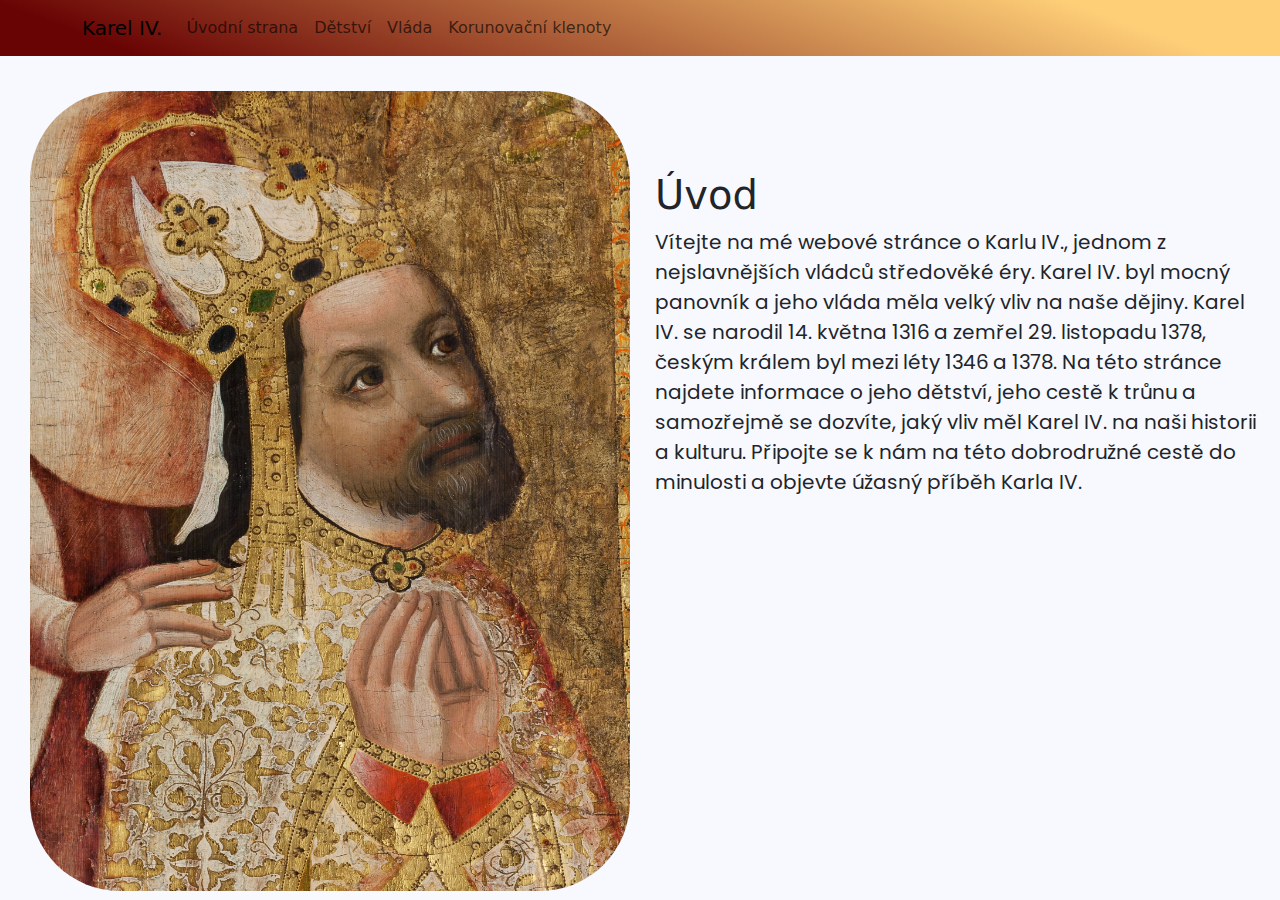
<file: index.html>
<!doctype html>
<html lang="cs-cz">
<head>

    <meta charset="utf-8">
    <meta name="viewport" content="width=device-width, initial-scale=1, shrink-to-fit=no">
    <title>Karel IV.</title>

    <link rel="icon" href="images/Karel_IV.jpg">
    <link rel="stylesheet" href="style.css">
    <link rel="stylesheet" href="https://cdn.jsdelivr.net/npm/bootstrap@5.3.2/dist/css/bootstrap.min.css">
    <script src="https://cdn.jsdelivr.net/npm/bootstrap@5.3.2/dist/js/bootstrap.bundle.min.js"></script>



</head>



<body>
<header>
    <nav class="navbar navbar-expand-lg navbar-light fixed-top">
        <div class="container">
            <a class="navbar-brand" href="#">Karel IV.</a>
            <button class="navbar-toggler" type="button" data-bs-toggle="collapse" data-bs-target="#navbarNav" aria-controls="navbarNav" aria-expanded="false" aria-label="Toggle navigation">
                <span class="navbar-toggler-icon"></span>
            </button>
            <div class="collapse navbar-collapse" id="navbarNav">
                <ul class="navbar-nav">
                    <li  class="nav-item">
                        <a class="nav-link" href="index.html">Úvodní strana</a>
                    </li>
                    <li  class="nav-item">
                        <a class="nav-link" href="Childhood.html">Dětství</a>
                    </li>
                    <li  class="nav-item">
                        <a class="nav-link" href="Reign.html">Vláda</a>
                    </li>
                    <li  class="nav-item">
                        <a class="nav-link" href="CrownJewels.html">Korunovační klenoty</a>
                    </li>
                </ul>
            </div>
        </div>
    </nav>
</header>

<div class="Karel">
    <img src="images/Karel_IV.jpg" alt="Karel IV.">
</div>

<div class="text">
    <h3>Úvod</h3>
    <p>
        Vítejte na mé webové stránce o Karlu IV., jednom z nejslavnějších vládců středověké éry.
        Karel IV. byl mocný panovník a jeho vláda měla velký vliv na naše dějiny.
        Karel IV. se narodil 14. května 1316 a zemřel 29. listopadu 1378, českým králem byl mezi léty 1346 a 1378.
        Na této stránce najdete informace o jeho dětství, jeho cestě k trůnu a samozřejmě se dozvíte, jaký vliv měl Karel IV. na naši historii a kulturu.
        Připojte se k nám na této dobrodružné cestě do minulosti a objevte úžasný příběh Karla IV.
    </p>
</div>

</body>

</html>
</file>
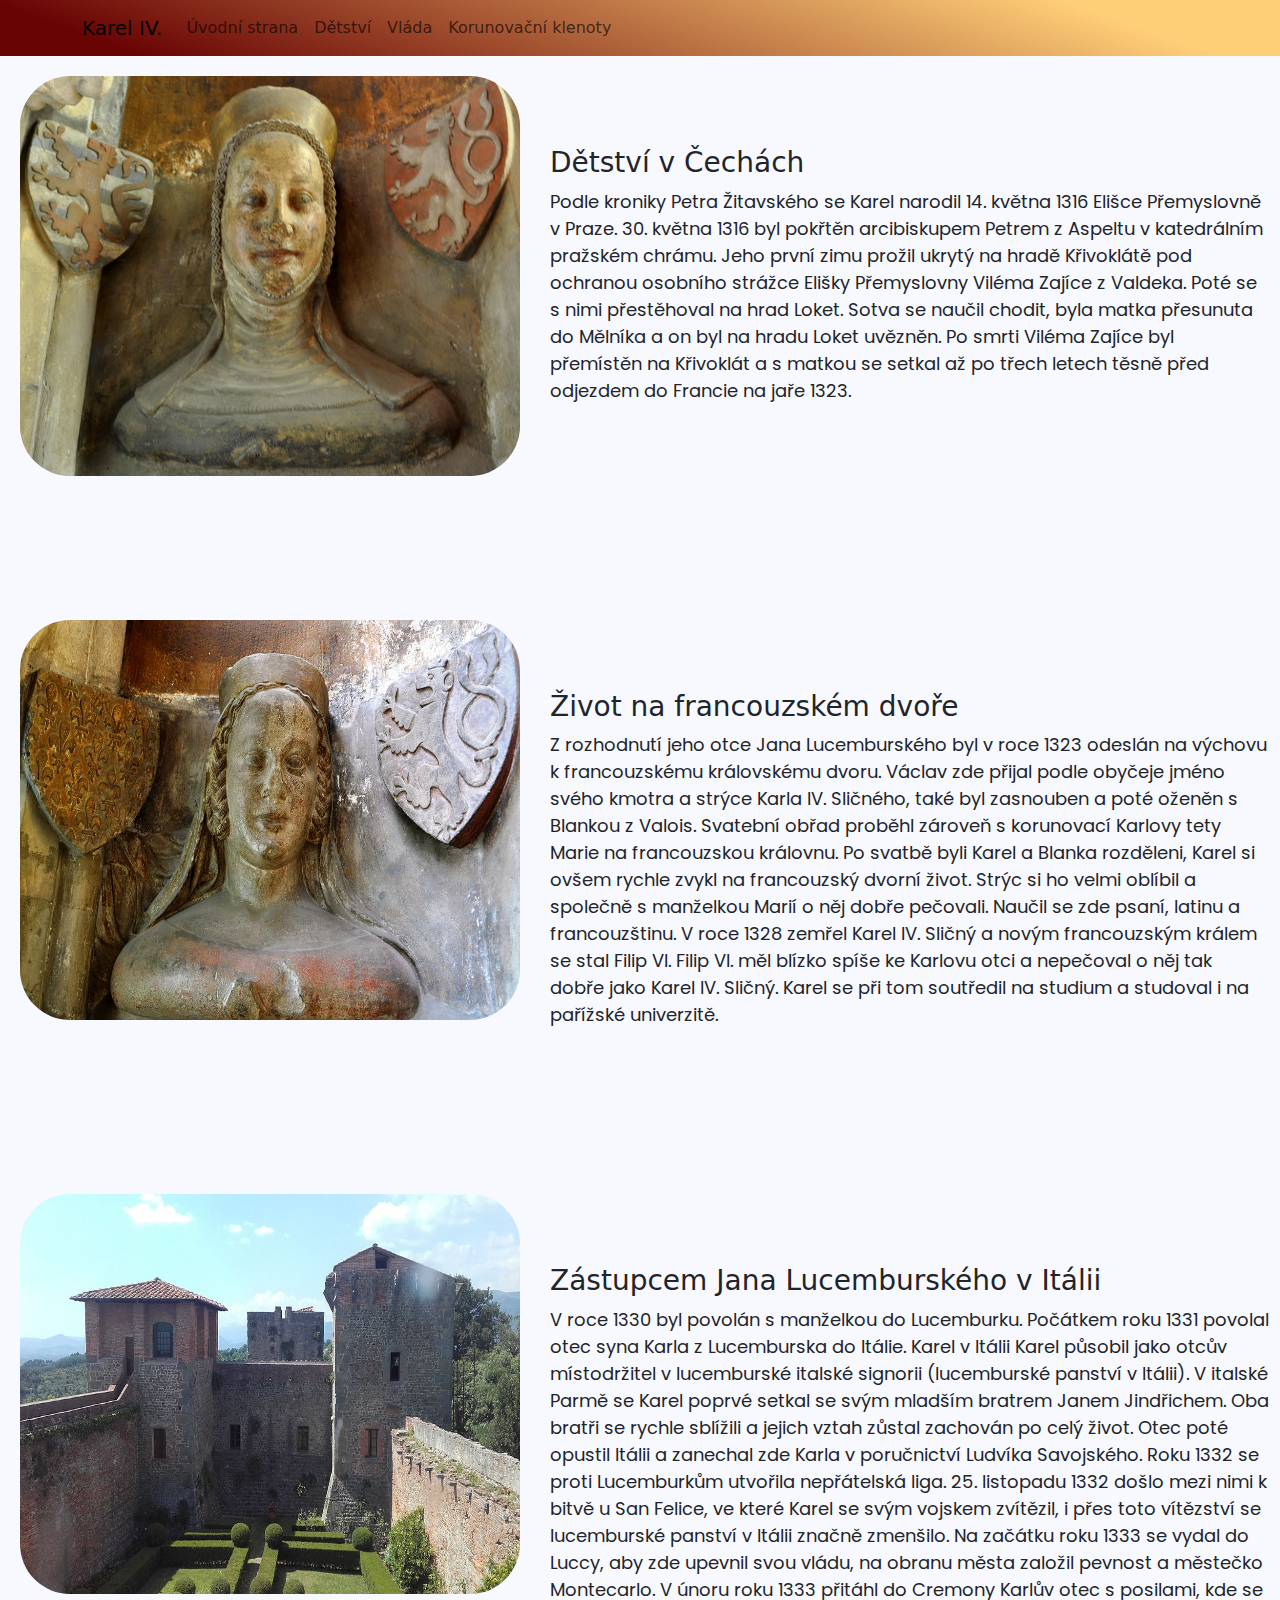
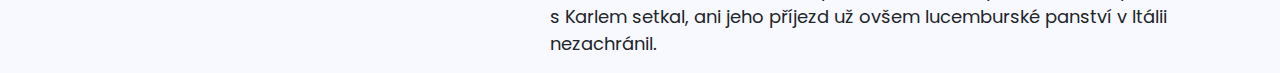
<file: Childhood.html>
<!doctype html>
<html lang="cs-cz">
<head>

  <meta charset="utf-8">
  <meta name="viewport" content="width=device-width, initial-scale=1, shrink-to-fit=no">
  <title>Karel IV.</title>

  <link rel="icon" href="images/Karel_IV.jpg">
  <link rel="stylesheet" href="style.css">
  <link rel="stylesheet" href="https://cdn.jsdelivr.net/npm/bootstrap@5.3.2/dist/css/bootstrap.min.css">
  <script src="https://cdn.jsdelivr.net/npm/bootstrap@5.3.2/dist/js/bootstrap.bundle.min.js"></script>



</head>



<body>
<header>
  <nav class="navbar navbar-expand-lg navbar-light fixed-top">
    <div class="container">
      <a class="navbar-brand" href="#">Karel IV.</a>
      <button class="navbar-toggler" type="button" data-bs-toggle="collapse" data-bs-target="#navbarNav" aria-controls="navbarNav" aria-expanded="false" aria-label="Toggle navigation">
        <span class="navbar-toggler-icon"></span>
      </button>
      <div class="collapse navbar-collapse" id="navbarNav">
        <ul class="navbar-nav">
          <li  class="nav-item">
            <a class="nav-link" href="index.html">Úvodní strana</a>
          </li>
          <li  class="nav-item">
            <a class="nav-link" href="Childhood.html">Dětství</a>
          </li>
          <li  class="nav-item">
            <a class="nav-link" href="Reign.html">Vláda</a>
          </li>
          <li  class="nav-item">
            <a class="nav-link" href="CrownJewels.html">Korunovační klenoty</a>
          </li>
        </ul>
      </div>
    </div>
  </nav>
</header>

<div class="Childhood">
  <div class="Eliška">
  <img src="images/Eliška.jpg" alt="Eliška Přemyslovna">
  </div>
    <div class="CHtext_1">
      <h3>Dětství v Čechách</h3>
      <p>
        Podle kroniky Petra Žitavského se Karel narodil 14. května 1316 Elišce Přemyslovně v Praze.
        30. května 1316 byl pokřtěn arcibiskupem Petrem z Aspeltu v katedrálním pražském chrámu.
        Jeho první zimu prožil ukrytý na hradě Křivoklátě pod ochranou osobního strážce Elišky Přemyslovny Viléma Zajíce z Valdeka.
        Poté se s nimi přestěhoval na hrad Loket. Sotva se naučil chodit, byla matka přesunuta do Mělníka a on byl na hradu Loket uvězněn.
        Po smrti Viléma Zajíce byl přemístěn na Křivoklát a s matkou se setkal až po třech letech těsně před odjezdem do Francie na jaře 1323.
      </p>
    </div>
  <div class="Blanka">
    <img src="images/Blanka.jpg" alt="Blanka z Valois">
  </div>
    <div class="CHtext_2">
      <h3>Život na francouzském dvoře</h3>
      <p>
        Z rozhodnutí jeho otce Jana Lucemburského byl v roce 1323 odeslán na výchovu k francouzskému královskému dvoru.
        Václav zde přijal podle obyčeje jméno svého kmotra a strýce Karla IV. Sličného, také byl zasnouben a poté oženěn s Blankou z Valois.
        Svatební obřad proběhl zároveň s korunovací Karlovy tety Marie na francouzskou královnu.
        Po svatbě byli Karel a Blanka rozděleni, Karel si ovšem rychle zvykl na francouzský dvorní život.
        Strýc si ho velmi oblíbil a společně s manželkou Marií o něj dobře pečovali.
        Naučil se zde psaní, latinu a francouzštinu.
        V roce 1328 zemřel Karel IV. Sličný a novým francouzským králem se stal Filip VI.
        Filip VI. měl blízko spíše ke Karlovu otci a nepečoval o něj tak dobře jako Karel IV. Sličný.
        Karel se při tom soutředil na studium a studoval i na pařížské univerzitě.
      </p>
    </div>
  <div class="Montecarlo">
    <img src="images/Montecarlo.jpg" alt="pevnost Monetcarlo">
  </div>
    <div class="CHtext_3">
      <h3>Zástupcem Jana Lucemburského v Itálii</h3>
      <p>
        V roce  1330 byl povolán s manželkou do Lucemburku.
        Počátkem roku 1331 povolal otec syna Karla z Lucemburska do Itálie.
        Karel v Itálii Karel působil jako otcův místodržitel v lucemburské italské signorii (lucemburské panství v Itálii).
        V italské Parmě se Karel poprvé setkal se svým mladším bratrem Janem Jindřichem.
        Oba bratři se rychle sblížili a jejich vztah zůstal zachován po celý život.
        Otec poté opustil Itálii a zanechal zde Karla v poručnictví Ludvíka Savojského.
        Roku 1332 se proti Lucemburkům utvořila nepřátelská liga.
        25. listopadu 1332 došlo mezi nimi k bitvě u San Felice, ve které Karel se svým vojskem zvítězil,
        i přes toto vítězství se lucemburské panství v Itálii značně zmenšilo.
        Na začátku roku 1333 se vydal do Luccy, aby zde upevnil svou vládu, na obranu města založil pevnost a městečko Montecarlo.
        V únoru roku 1333 přitáhl do Cremony Karlův otec s posilami, kde se s Karlem setkal, ani jeho příjezd už ovšem lucemburské panství v Itálii nezachránil.
      </p>
    </div>
</div>




</body>

</html>
</file>
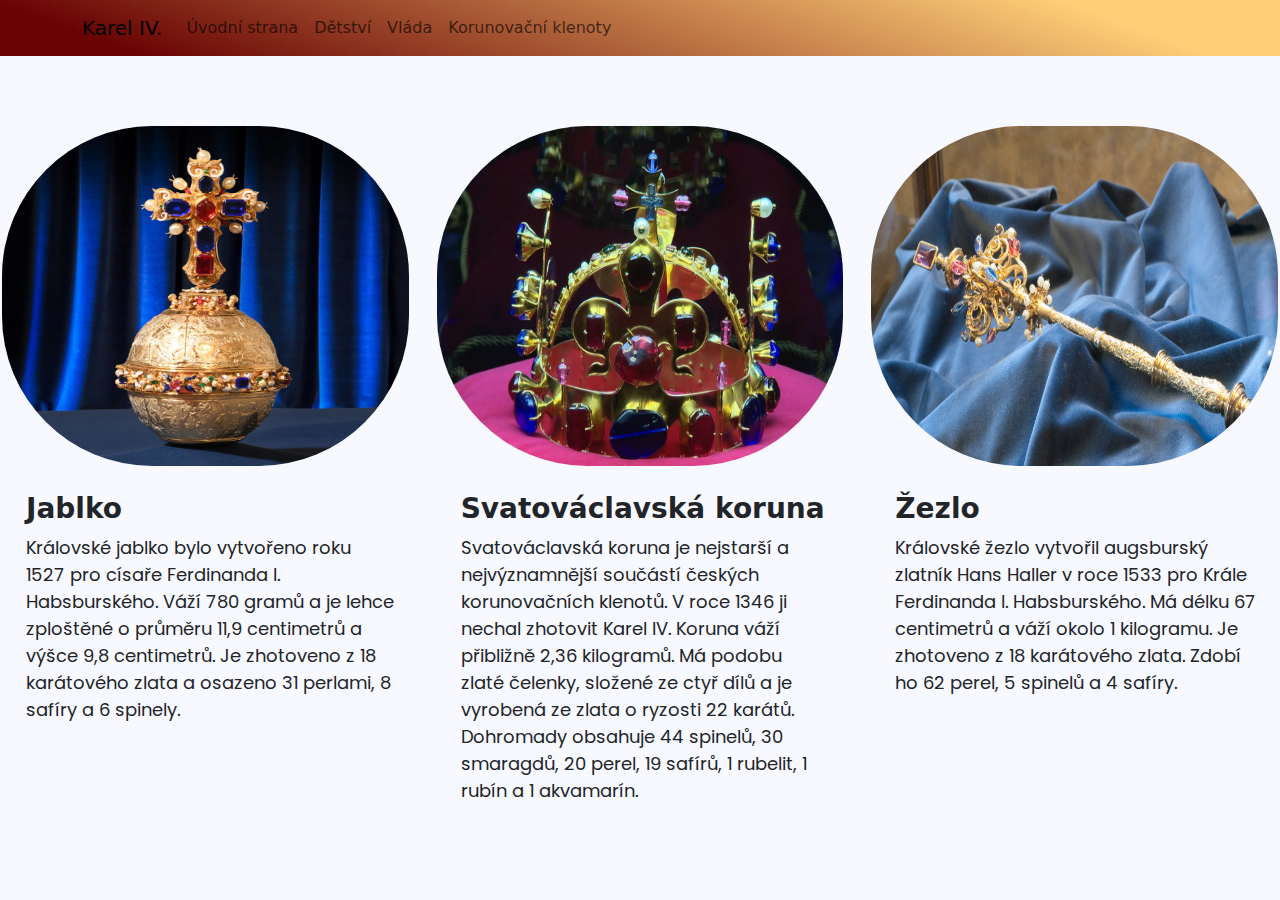
<file: CrownJewels.html>
<!doctype html>
<html lang="cs-cz">
<head>

    <meta charset="utf-8">
    <meta name="viewport" content="width=device-width, initial-scale=1, shrink-to-fit=no">
    <title>Karel IV.</title>

    <link rel="icon" href="images/Karel_IV.jpg">
    <link rel="stylesheet" href="style.css">
    <link rel="stylesheet" href="https://cdn.jsdelivr.net/npm/bootstrap@5.3.2/dist/css/bootstrap.min.css">
    <script src="https://cdn.jsdelivr.net/npm/bootstrap@5.3.2/dist/js/bootstrap.bundle.min.js"></script>



</head>



<body>
<header>
    <nav class="navbar navbar-expand-lg navbar-light fixed-top">
        <div class="container">
            <a class="navbar-brand" href="#">Karel IV.</a>
            <button class="navbar-toggler" type="button" data-bs-toggle="collapse" data-bs-target="#navbarNav" aria-controls="navbarNav" aria-expanded="false" aria-label="Toggle navigation">
                <span class="navbar-toggler-icon"></span>
            </button>
            <div class="collapse navbar-collapse" id="navbarNav">
                <ul class="navbar-nav">
                    <li  class="nav-item">
                        <a class="nav-link" href="index.html">Úvodní strana</a>
                    </li>
                    <li  class="nav-item">
                        <a class="nav-link" href="Childhood.html">Dětství</a>
                    </li>
                    <li  class="nav-item">
                        <a class="nav-link" href="Reign.html">Vláda</a>
                    </li>
                    <li  class="nav-item">
                        <a class="nav-link" href="CrownJewels.html">Korunovační klenoty</a>
                    </li>
                </ul>
            </div>
        </div>
    </nav>
</header>

<div class="row">
    <div class="col-lg-4  col-md-6 col-sm-12">
        <div class="card bg-transparent border-0">
            <img src="images/Jablko.jpg" alt="Královské Jablko">
            <div class="card-body text-dark">
                <h3 class="card-title"><b>Jablko</b></h3>
                <p class="card-text">
                    Královské jablko bylo vytvořeno roku 1527 pro císaře Ferdinanda I. Habsburského.
                    Váží 780 gramů a je lehce zploštěné o průměru 11,9 centimetrů a výšce 9,8 centimetrů.
                    Je zhotoveno z 18 karátového zlata a osazeno 31 perlami, 8 safíry a 6 spinely.
                </p>
            </div>
        </div>
    </div>
    <div class="col-lg-4 col-md-6 col-sm-12">
        <div class="card bg-transparent border-0">
            <img src="images/Koruna.jpg" alt="Svatováclavská Koruna">
            <div class="card-body text-dark">
                <h3 class="card-title"><b>Svatováclavská koruna</b></h3>
                <p class="card-text">
                    Svatováclavská koruna je nejstarší a nejvýznamnější součástí českých korunovačních klenotů.
                    V roce 1346 ji nechal zhotovit Karel IV.
                    Koruna váží přibližně 2,36 kilogramů.
                    Má podobu zlaté čelenky, složené ze ctyř dílů a je vyrobená ze zlata o ryzosti 22 karátů.
                    Dohromady obsahuje 44 spinelů, 30 smaragdů, 20 perel, 19 safírů, 1 rubelit, 1 rubín a 1 akvamarín.
                </p>
            </div>
        </div>
    </div>
    <div class="col-lg-4 col-md-12 col-sm-12">
        <div class="card bg-transparent border-0">
            <img src="images/Žezlo.jpg" alt="Královské Žezlo">
            <div class="card-body text-dark">
                <h3 class="card-title"><b>Žezlo</b></h3>
                <p class="card-text">
                    Královské žezlo vytvořil augsburský zlatník Hans Haller v roce 1533 pro Krále Ferdinanda I. Habsburského.
                    Má délku 67 centimetrů a váží okolo 1 kilogramu.
                    Je zhotoveno z 18 karátového zlata. Zdobí ho 62 perel, 5 spinelů a 4 safíry.
                </p>
            </div>
        </div>
    </div>
</div>

</body>

</html>
</file>
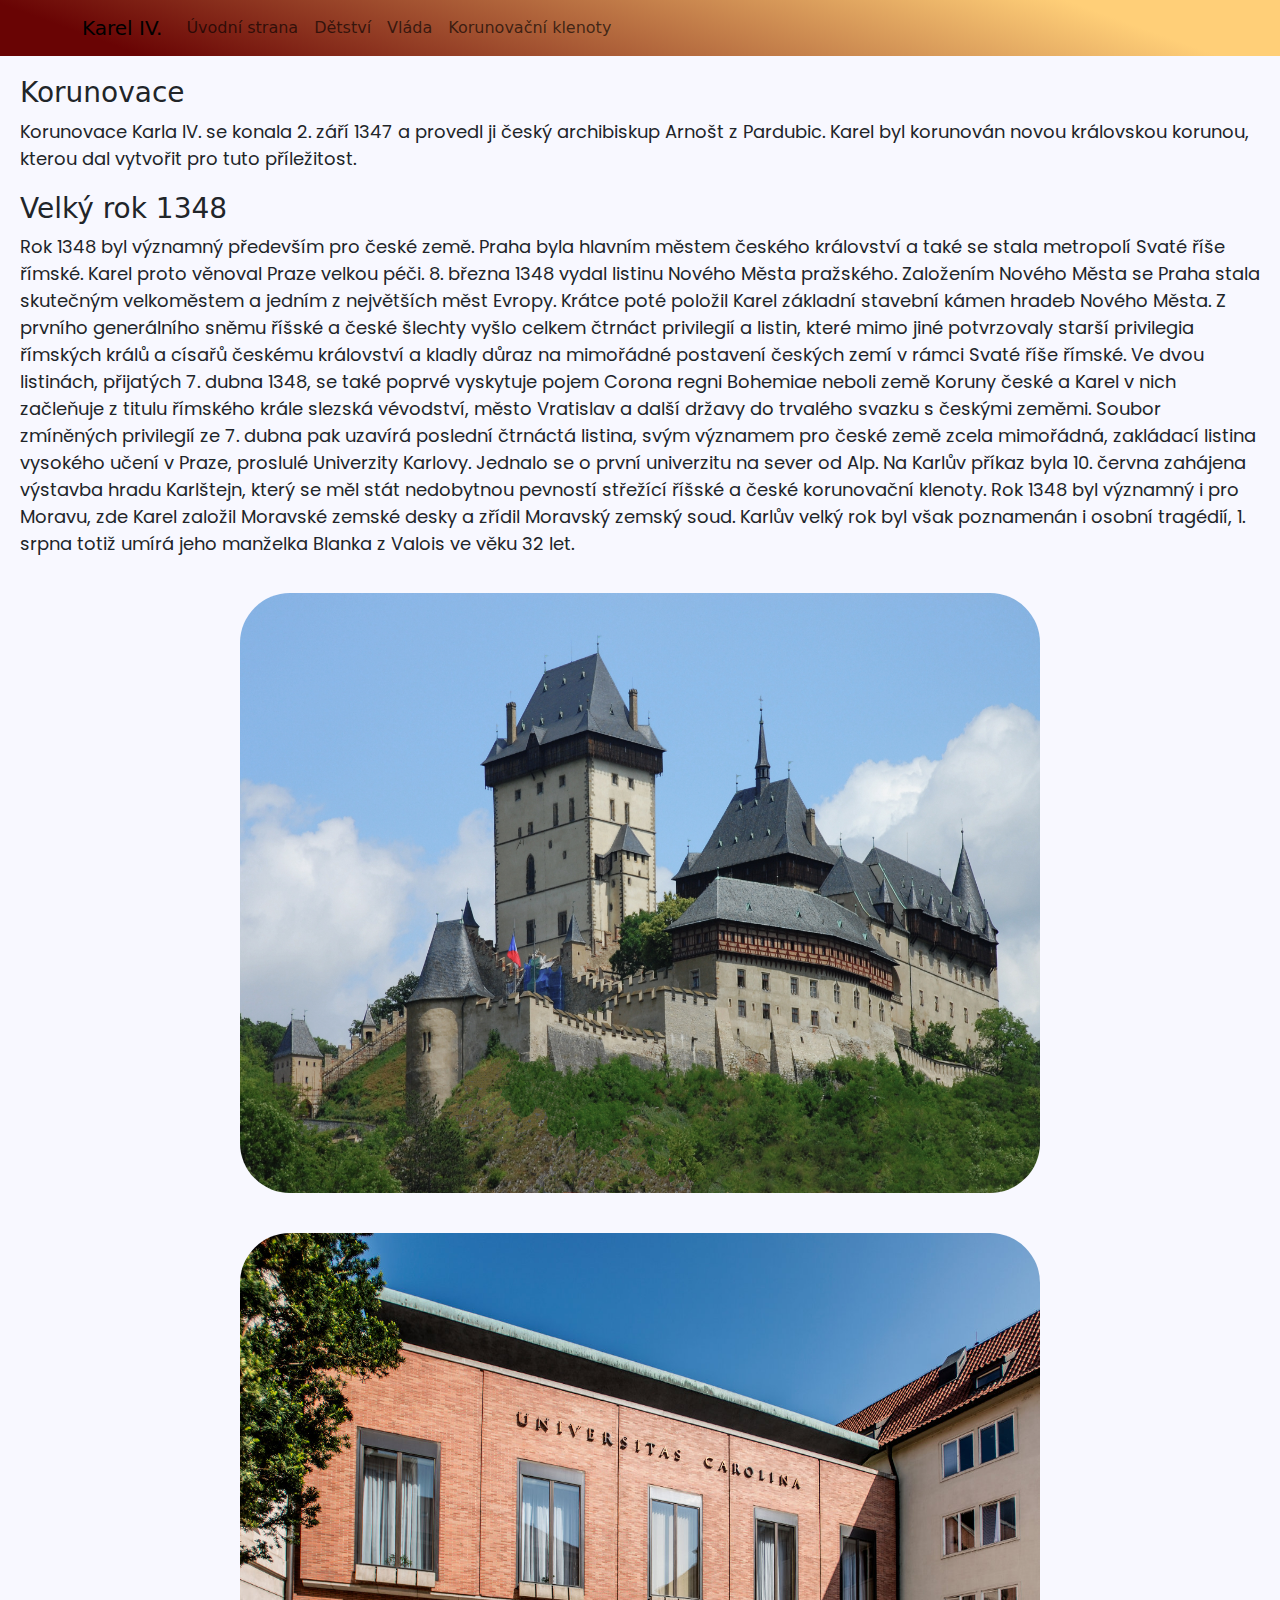
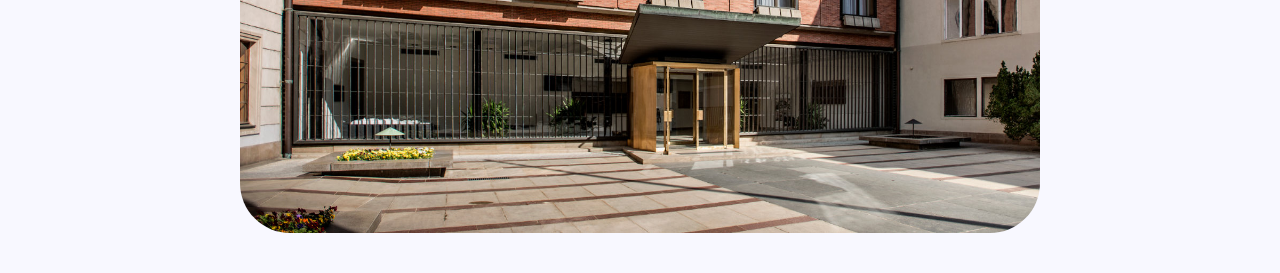
<file: Reign.html>
<!doctype html>
<html lang="cs-cz">
<head>

    <meta charset="utf-8">
    <meta name="viewport" content="width=device-width, initial-scale=1, shrink-to-fit=no">
    <title>Karel IV.</title>

    <link rel="icon" href="images/Karel_IV.jpg">
    <link rel="stylesheet" href="style.css">
    <link rel="stylesheet" href="https://cdn.jsdelivr.net/npm/bootstrap@5.3.2/dist/css/bootstrap.min.css">
    <script src="https://cdn.jsdelivr.net/npm/bootstrap@5.3.2/dist/js/bootstrap.bundle.min.js"></script>



</head>



<body>
<header>
    <nav class="navbar navbar-expand-lg navbar-light fixed-top">
        <div class="container">
            <a class="navbar-brand" href="#">Karel IV.</a>
            <button class="navbar-toggler" type="button" data-bs-toggle="collapse" data-bs-target="#navbarNav" aria-controls="navbarNav" aria-expanded="false" aria-label="Toggle navigation">
                <span class="navbar-toggler-icon"></span>
            </button>
            <div class="collapse navbar-collapse" id="navbarNav">
                <ul class="navbar-nav">
                    <li  class="nav-item">
                        <a class="nav-link" href="index.html">Úvodní strana</a>
                    </li>
                    <li  class="nav-item">
                        <a class="nav-link" href="Childhood.html">Dětství</a>
                    </li>
                    <li  class="nav-item">
                        <a class="nav-link" href="Reign.html">Vláda</a>
                    </li>
                    <li  class="nav-item">
                        <a class="nav-link" href="CrownJewels.html">Korunovační klenoty</a>
                    </li>
                </ul>
            </div>
        </div>
    </nav>
</header>

<div class="Reign">
    <div class="Rtext_1">
        <h3>Korunovace</h3>
        <p>
            Korunovace Karla IV. se konala 2. září 1347 a provedl ji český archibiskup Arnošt z Pardubic.
            Karel byl korunován novou královskou korunou, kterou dal vytvořit pro tuto příležitost.
        </p>
    </div>
    <div class="Rtext_2">
        <h3>Velký rok 1348</h3>
        <p>
            Rok 1348 byl významný především pro české země. Praha byla hlavním městem českého království a také se stala metropolí Svaté říše římské.
            Karel proto věnoval Praze velkou péči. 8. března 1348 vydal listinu Nového Města pražského.
            Založením Nového Města se Praha stala skutečným velkoměstem a jedním z největších měst Evropy.
            Krátce poté položil Karel základní stavební kámen hradeb Nového Města.
            Z prvního generálního sněmu říšské a české šlechty vyšlo celkem čtrnáct privilegií a listin, které mimo jiné potvrzovaly starší privilegia římských králů a
            císařů českému království a kladly důraz na mimořádné postavení českých zemí v rámci Svaté říše římské.
            Ve dvou listinách, přijatých 7. dubna 1348, se také poprvé vyskytuje pojem Corona regni Bohemiae neboli země Koruny české a
            Karel v nich začleňuje z titulu římského krále slezská vévodství, město Vratislav a další državy do trvalého svazku s českými zeměmi.
            Soubor zmíněných privilegií ze 7. dubna pak uzavírá poslední čtrnáctá listina, svým významem pro české země zcela mimořádná, zakládací listina vysokého učení v Praze,
            proslulé Univerzity Karlovy. Jednalo se o první univerzitu na sever od Alp.
            Na Karlův příkaz byla 10. června zahájena výstavba hradu Karlštejn, který se měl stát nedobytnou pevností
            střežící říšské a české korunovační klenoty.
            Rok 1348 byl významný i pro Moravu, zde Karel založil Moravské zemské desky a
            zřídil Moravský zemský soud.
            Karlův velký rok byl však poznamenán i osobní tragédií, 1. srpna totiž umírá jeho manželka Blanka z Valois ve věku 32 let.
        </p>
    <div class="Karlštejn">
        <img src="images/Karlštejn.jpg" alt="Karlštejn">
    </div>
    <div class="Univerzita">
        <img src="images/Universita.jpg" alt="Univerzita Karlova">
    </div>
    </div>
</div>


</body>

</html>
</file>
<file: style.css>
@import url('https://fonts.googleapis.com/css?family=Poppins');

body
{
    background-color: ghostwhite !important;
    padding-top: 56px;
}

p
{
    font-family: 'Poppins', sans-serif; /*(neni nutny?)*/
    font-size: 18px;
}

.Karel img
{
    height: 800px;
    width: 600px;
    border-radius: 90px;
    margin-left: 30px;
    margin-top: 35px;
}

.Childhood img
{
    height: 400px;
    width: 500px;
    border-radius: 50px;
    margin: 20px;
}

.text
{
    margin-left: 655px;
    margin-top: -720px;
    margin-right: 350px;
}

.text p
{
    font-size: 20px;
}

.text h3
{
    font-size: 40px;
}

.Eliška img
{
    margin: 20px;
}

.Blanka img
{
    margin-top: 200px;
    margin-right: 20px;
    margin-left: 20px;
    margin-bottom: 20px;
}

.Montecarlo img
{
    margin-top: 150px;
    margin-right: 30px;
    margin-left: 20px;
    margin-bottom: 20px;
}

.CHtext_1
{
    margin-left: 550px;
    margin-top: -350px;
    margin-right: 10px;
}

.CHtext_2
{
    margin-left: 550px;
    margin-top: -350px;
    margin-right: 10px;
}

.CHtext_3
{
    margin-left: 550px;
    margin-top: -350px;
    margin-right: 10px;
}

.Reign img
{
    height: 600px;
    width: 800px;
    border-radius: 50px;
    margin: 20px;
}

.Univerzita
{
    display: flex;
    justify-content: flex-end;
    margin-top: -640px;
}

.Rtext_1
{
    margin: 20px;
}

.Rtext_2
{
    margin: 20px;
}

.navbar
{
    background: linear-gradient(200deg, #ffcf78 15%, #690404 90%);
}

.card
{
    display: flex;
    justify-content: center;

}
.card-title
{
    display: flex;
    justify-content: left;
}
.card img
{
    max-width: 900px;
    width: 410px;
    max-height: 900px;
    height: 340px;
    border-radius: 150px;
    margin-left: auto;
    margin-right: auto;
    margin-top: 70px;
    margin-bottom: 10px;
}



@media (max-width: 768px)
{
    .card-body
    {
        margin-left: 80px;
    }
}

@media (max-width: 992px)
{
    .card img
    {
        max-width: 97%;
    }
    .card-body
    {
        margin-left: 80px;
    }
    .card-text
    {
        margin-left: auto;
        margin-right: auto;
    }
    .card-title
    {
        margin-left: auto;
        margin-right: auto;
    }
}

@media (min-width: 993px)
{
    .card img
    {
        max-width: 99%;
    }
    .card-body
    {
        margin-left: 10px;
    }
}

@media (max-width: 1000px)
{
    .Karel img
    {
        width: 95%;
        margin-left: 15px;
        height: 700px;
    }
    .text
    {
        margin-top: 30px;
        margin-left: 20px;
        margin-right: 0px;
    }

    .Eliška img
    {
        width: 95%;
        height: 500px;
        margin-top: 20px;
    }

    .Blanka img
    {
       width: 95%;
       height: 500px;
       margin-top: 10px;
    }

    .Montecarlo img
    {
        width: 95%;
        height: 500px;
        margin-top: 10px;
    }

    .CHtext_1
    {
        margin-top: 30px;
        margin-left: 20px;
        margin-right: 0px;
    }

    .CHtext_2
    {
        margin-top: 30px;
        margin-left: 20px;
        margin-right: 0px;
    }

    .CHtext_3
    {
        margin-top: 30px;
        margin-left: 20px;
        margin-right: 0px;
    }
    .Karlštejn img
    {
        display: flex;
        justify-content: center;
        max-width: 95%;
        height: 450px;
    }

    .Univerzita img
    {
        display: flex;
        justify-content: center;
        max-width: 95%;
        height: 400px;
    }
}

@media (max-width: 1600px)
{
    .text
    {
        margin-right: 10px;
    }
}

@media (min-width: 1400px)
{
    .card img
    {
        width: 600px;
        height: 500px;
    }
    .card-body
    {
        margin-left: 10px;
    }
}

@media (max-width: 1710px)
{
    .Karlštejn
    {
        display: flex;
        justify-content: center;
    }

    .Univerzita
    {
        display: flex;
        justify-content: center;
        margin-top: 0px;
    }
}
</file>
